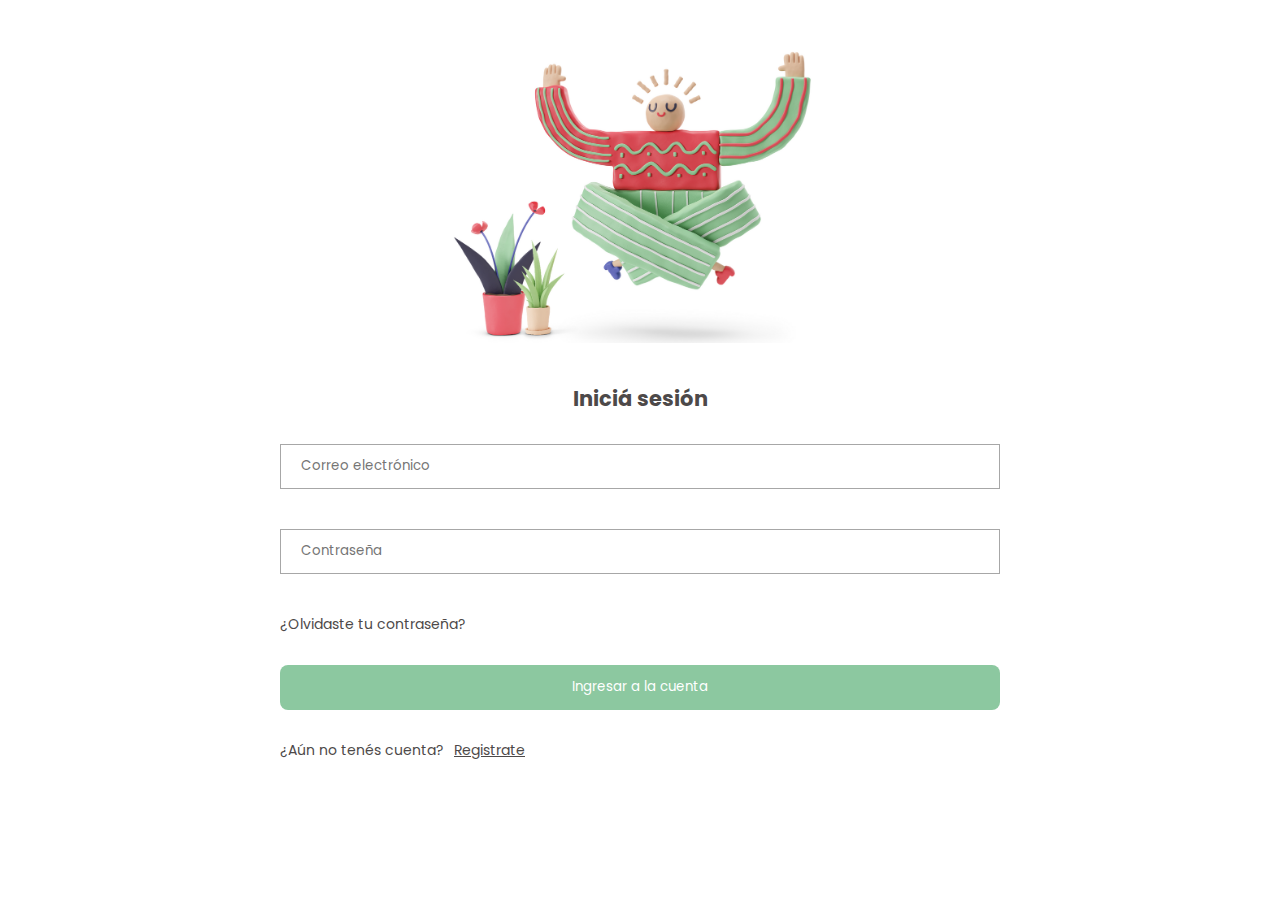
<file: 1-LOGIN/index.html>
<!DOCTYPE html>
<html lang="en">
<head>
    <meta charset="UTF-8">
    <meta http-equiv="X-UA-Compatible" content="IE=edge">
    <meta name="viewport" content="width=device-width, initial-scale=1.0">
    <title>Document</title>
    <link rel="stylesheet" href="./styles.css">
</head>
<body class="home">
    <nav class="navbar">
        <div class="container-fluid">
            <a class="navbar-brand" href="#">APP</a>
            <div class="nav-buttons">
                <span id="sign-off">Cerrar sesión</span>
                <img class="user-img" src="./images/image-session.png" alt="imagen de usuario">
            </div>
        </div>
    </nav>

    <div class="main-container">
        <div id="welcome"></div>
    
        <div class="img-login-container">
            <img class="img-register" src="./images/image-home3.jpeg" alt="Imagen saludo">
        </div>
    </div>

    <script src="./index.js"></script>
</body>
</html>
</file>
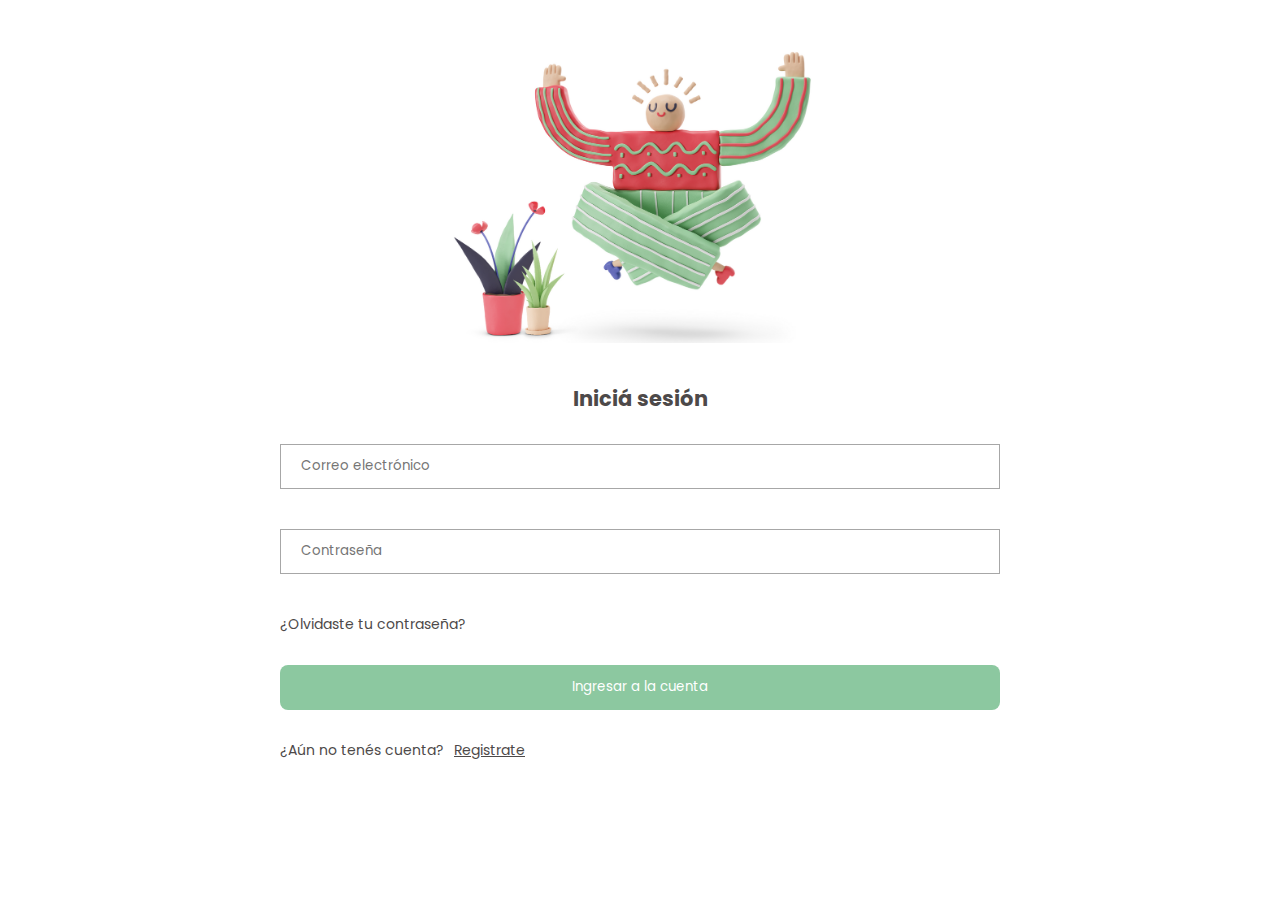
<file: 1-LOGIN/login.html>
<!DOCTYPE html>
<html lang="en">
<head>
    <meta charset="UTF-8">
    <meta http-equiv="X-UA-Compatible" content="IE=edge">
    <meta name="viewport" content="width=device-width, initial-scale=1.0">
    <link rel="preconnect" href="https://fonts.googleapis.com">
    <link rel="preconnect" href="https://fonts.gstatic.com" crossorigin>
    <link href="https://fonts.googleapis.com/css2?family=Poppins:ital,wght@0,300;0,400;0,600;1,400&display=swap" rel="stylesheet">
    <link rel="stylesheet" href="./styles.css">
    <title>Login</title>
</head>
<body>
    <div class="img-login-container">
        <img class="img-login" src="./images/image-login.png" alt="Imagen de inicio de sesion">
    </div>
    <div class="main-wrapper">
        <h2>Iniciá sesión</h2>
    
        <form action="" class="form" id="login-form">
            <p style="width: 100%;" id="error-field"></p>
            <div class="form-field email">
                <input type="email" name="email" id="email-login" placeholder="Correo electrónico">
                <div class="error" id="error-email-login"></div>
            </div>
            <div class="form-field password">
                <input type="password" name="password" id="password-login" placeholder="Contraseña">
                <div class="error" id="error-password-login"></div>
            </div>
            <div class="form-field email">
                <p>¿Olvidaste tu contraseña?</p>
            </div>
            <div id="errors"></div>
            <button type="submit">Ingresar a la cuenta</button>
            <div class="register-link">
                <p>¿Aún no tenés cuenta?</p>
                <a href="./register.html">Registrate</a>
            </div>
        </form>
    </div>

    <script src="./login.js"></script>
</body>
</html>
</file>
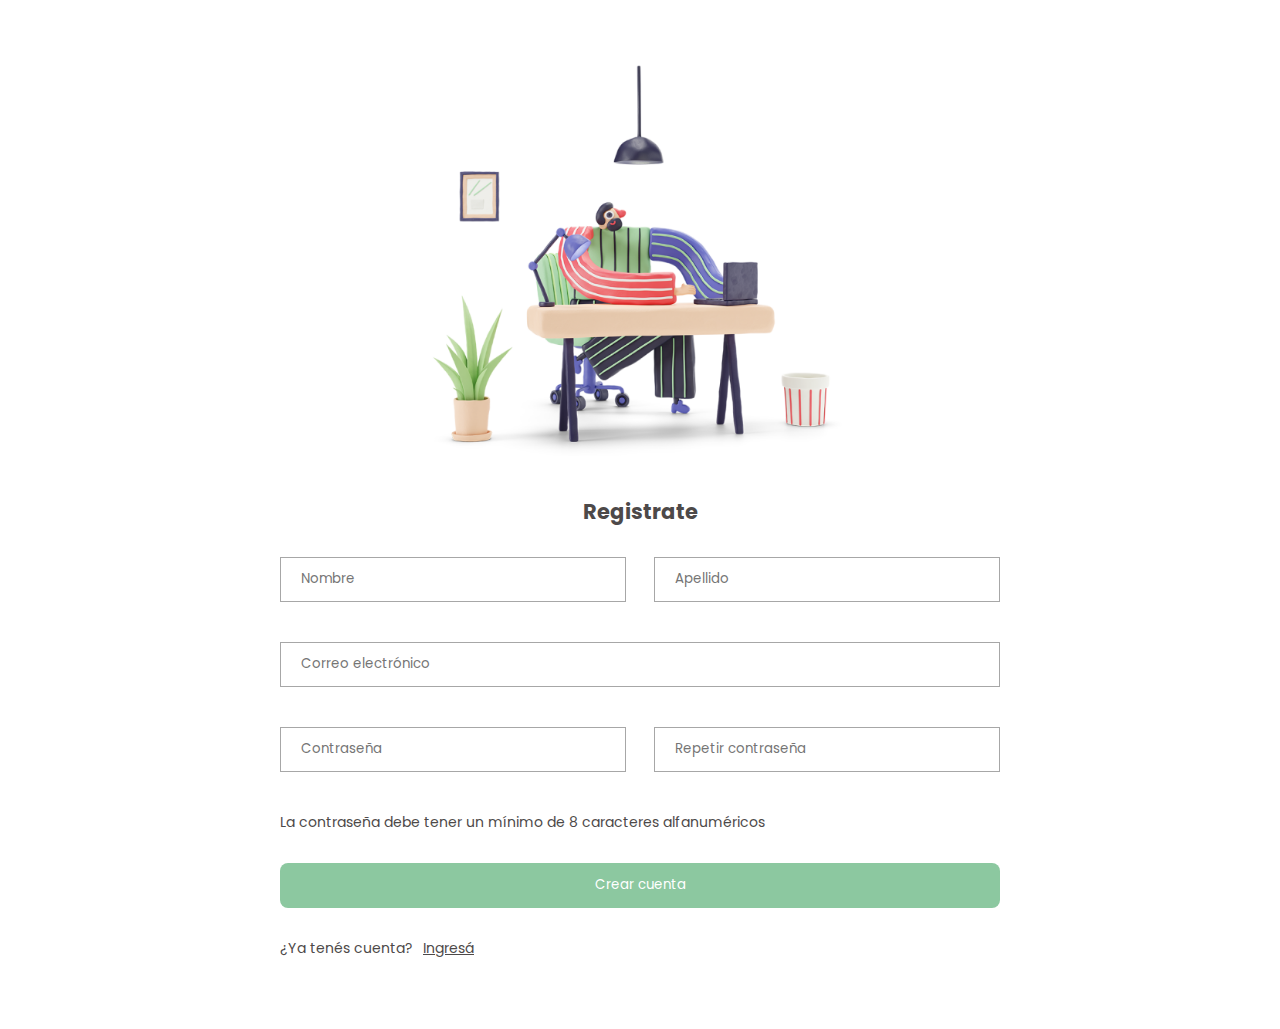
<file: 1-LOGIN/register.html>
<!DOCTYPE html>
<html lang="en">
<head>
    <meta charset="UTF-8">
    <meta http-equiv="X-UA-Compatible" content="IE=edge">
    <meta name="viewport" content="width=device-width, initial-scale=1.0">
    <link rel="preconnect" href="https://fonts.googleapis.com">
    <link rel="preconnect" href="https://fonts.gstatic.com" crossorigin>
    <link href="https://fonts.googleapis.com/css2?family=Poppins:ital,wght@0,300;0,400;0,600;1,400&display=swap" rel="stylesheet">
    <link rel="stylesheet" href="./styles.css">
    <title>Register</title>
</head>
<body>
    <div class="img-register-container">
        <img class="img-register" src="./images/image-register.png" alt="Imagen de inicio de sesion">
    </div>

    <div class="main-wrapper">
        <h2>Registrate</h2>
    
        <form class="form" id="register-form">
            <p style="width: 100%;" id="error-field"></p>
            <div class="form-field">
                <input type="text" name="name" id="name-input" placeholder="Nombre">
                <div class="error" id="error-name"></div>
            </div>
            <div class="form-field">
                <input type="text" name="last-name" id="last-name-input" placeholder="Apellido">
                <div class="error" id="error-last-name"></div>
            </div>
            <div class="form-field email">
                <input type="email" name="email" id="email-input" placeholder="Correo electrónico">
                <div class="error" id="error-email"></div>
            </div>
            <div class="form-field">
                <input type="password" name="password" id="password-input" placeholder="Contraseña">
                <div class="error" id="error-password"></div>
            </div>
            <div class="form-field">
                <input type="password" name="password-repeat" id="password-repeat" placeholder="Repetir contraseña">
                <div class="error" id="error-password-repeat"></div>
            </div>
            <div class="form-field email">
                <p>La contraseña debe tener un mínimo de 8 caracteres alfanuméricos</p>
            </div>
            <button type="submit">Crear cuenta</button>
            <div class="register-link">
                <p>¿Ya tenés cuenta?</p>
                <a href="./login.html">Ingresá</a>
            </div>
        </form>
    </div>

    <script src="./register.js"></script>
</body>
</html>
</file>
<file: 1-LOGIN/styles.css>
* {
    box-sizing: border-box;
    padding: 0px;
    margin: 0px;
    font-family: 'Poppins', sans-serif;
    color: rgb(77, 73, 73);
}

html {
    font-size: 62.5%;
}

body {
    padding: 4rem;
    font-size: 1.4rem;
}

.main-container {
    padding: 6rem;
    font-size: 1.4rem;
}

.main-wrapper {
    display: flex;
    flex-direction: column;
    align-items: center;
    margin-top: 3rem;
}

.home {
    padding: 0rem;
}

.img-login-container {
    display: flex;
    justify-content: center;
    margin-top: 4rem;
    margin-bottom: 4rem;
}

.img-register-container {
    display: flex;
    justify-content: center;
    margin-top: 2rem;
    margin-bottom: 4rem;
}

.img-login {
    width: 45%;
    min-width: 200px;
    max-width: 400px;
}

.img-register {
    width: 50%;
    min-width: 250px;
    max-width: 450px;
}

.form {
    display: flex;
    flex-wrap: wrap;
    justify-content: space-between;
    margin-top: 2rem;
    margin-bottom: 3rem;
}

.form-field {
    width: 48%;
    margin-bottom: 3rem;
}

.form-field.email {
    width: 100%;
}

.form-field.password {
    width: 100%;
}

.form input {
    width: 100%;
    height: 4.5rem;
    border: rgb(167, 167, 167) 1px solid;
    padding: 2rem;
}


.form button {
    width: 100%;
    height: 4.5rem;
    background-color: rgb(140, 200, 160);
    color: white;
    border-radius: 0.8rem;
    border: 0px;
    margin-bottom: 3rem;
}

.form button:hover {
    background-color: rgb(115, 174, 135);
}

.register-link {
    display: flex;
    gap: 1rem;
}

.error {
    color: red;
    font-size: 1.2rem;
    margin-top: 1rem;
}

#error-field {
    color: red;
    font-weight: bold;
    font-size: 1.3rem;
    margin-bottom: 1rem;
}

.navbar {
    background-color: rgb(140, 200, 160);
    height: 100px;
    width: 100%;
    padding: 3.2rem;
}

.container-fluid {
    display: flex;
    width: 100%;
    justify-content: space-between;
    align-items: center;
    margin-top: auto;
}

.navbar-brand {
    color: white;
    text-decoration: none;
    font-size: 2.5rem;
    font-weight: 600;
}

.nav-buttons {
    display: flex;
}

.user-img {
    width: 50px;
    padding: 0.8rem;
}

#sign-off {
    color: white;
    display: flex;
    align-items: center;
    padding: 0.8rem;
}

#sign-off:hover {
    color: rgb(77, 73, 73);
    font-weight: 600;
    cursor: pointer;
}

@media (min-width: 769px) {

    .form {
        width: 60%;
    }

    .img-login-container {
        margin-top: 0rem;
    }
}
</file>
